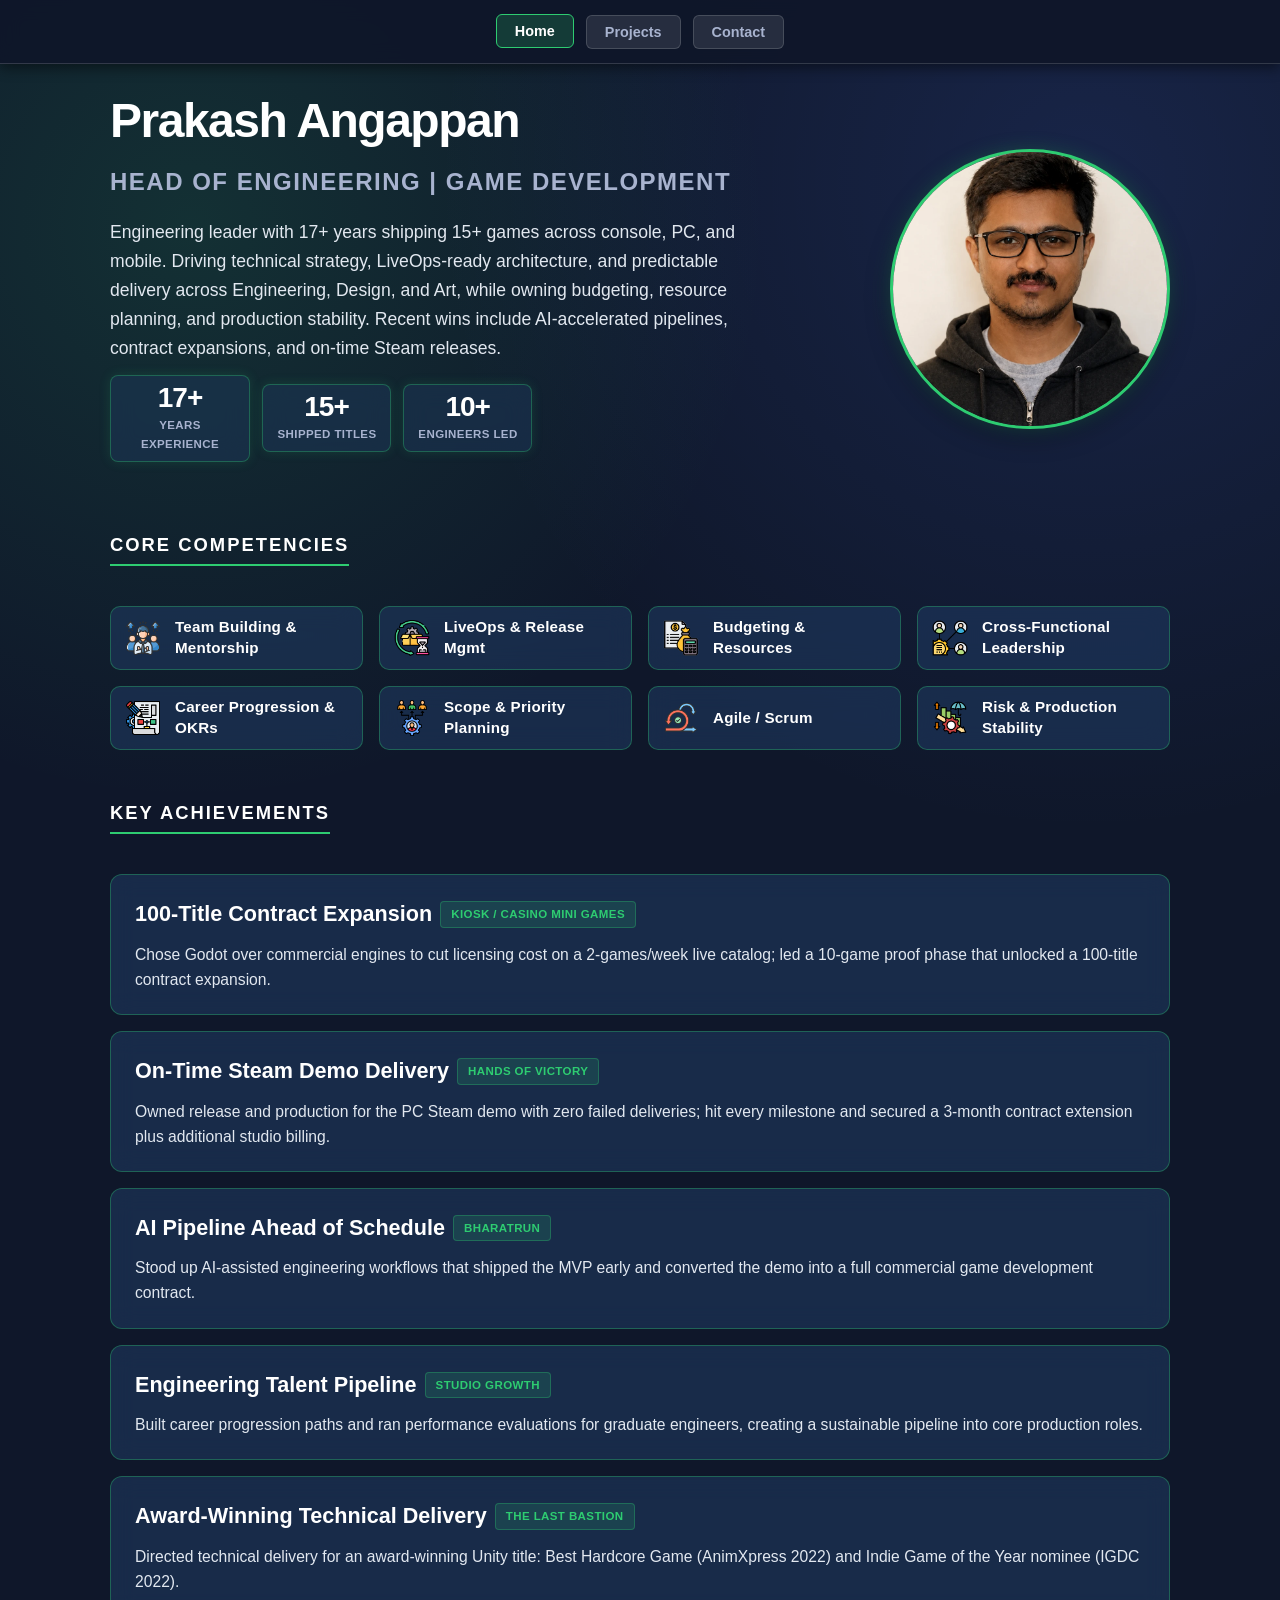
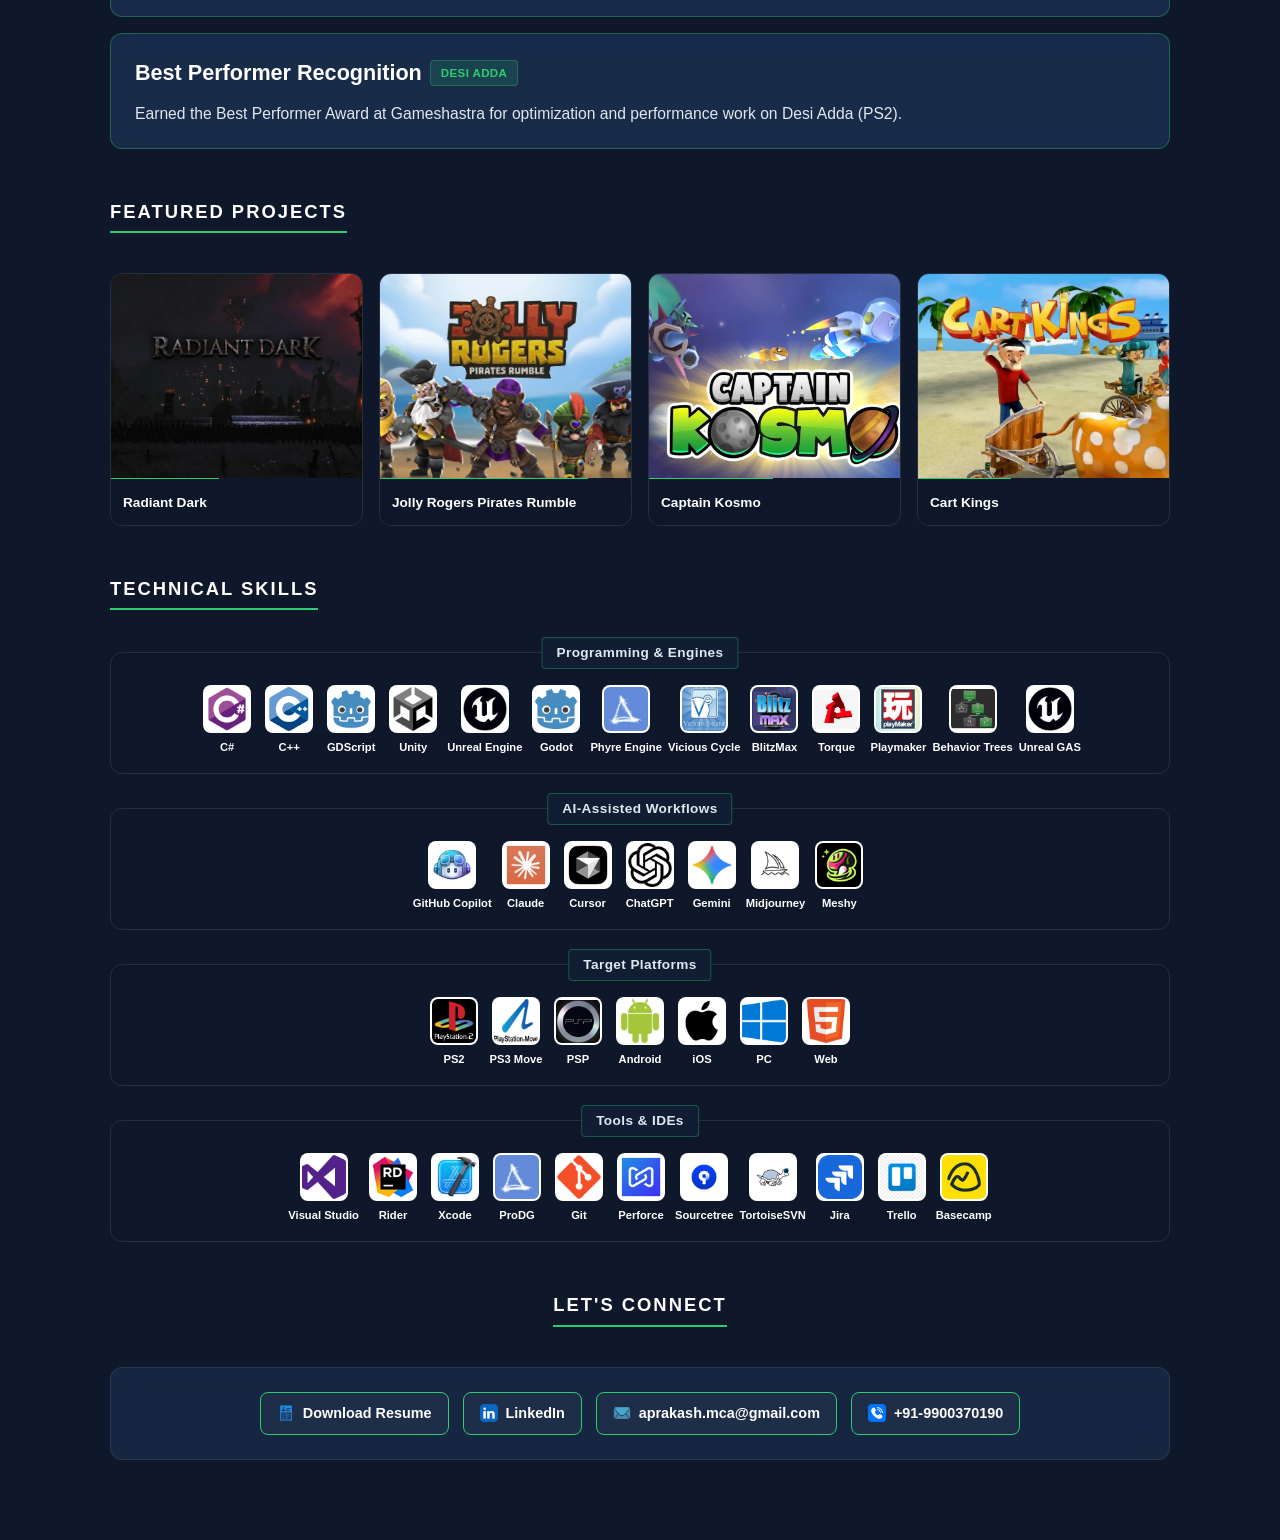
<file: portfolio/index.html>
<!doctype html>
<html lang="en">
  <head>
    <meta charset="UTF-8" />
    <meta name="viewport" content="width=device-width, initial-scale=1.0" />
    <title>Prakash Angappan | Head of Engineering | Game Development</title>
    <meta
      name="description"
      content="Prakash Angappan — Head of Engineering in Game Development. 17+ years leading teams and shipping 15+ commercial titles across PC, Console, Mobile, and Web."
    />
    <meta name="author" content="Prakash Angappan" />
    <meta name="theme-color" content="#0F172A" />
    <meta name="robots" content="index, follow" />
    <link rel="canonical" href="https://prakashangappan.com/" />

    <meta property="og:type" content="website" />
    <meta property="og:site_name" content="Prakash Angappan" />
    <meta
      property="og:title"
      content="Prakash Angappan | Head of Engineering | Game Development"
    />
    <meta
      property="og:description"
      content="17+ years leading engineering teams and shipping 15+ commercial titles across PC, Console, Mobile, and Web."
    />
    <meta property="og:image" content="https://prakashangappan.com/images/profile.webp" />
    <meta property="og:url" content="https://prakashangappan.com/" />
    <meta name="twitter:card" content="summary_large_image" />
    <meta
      name="twitter:title"
      content="Prakash Angappan | Head of Engineering | Game Development"
    />
    <meta
      name="twitter:description"
      content="17+ years leading engineering teams and shipping 15+ commercial titles across PC, Console, Mobile, and Web."
    />
    <meta name="twitter:image" content="https://prakashangappan.com/images/profile.webp" />

    <link rel="icon" href="favicon.svg" type="image/svg+xml" />
    <link rel="preload" href="images/profile.webp" as="image" type="image/webp" fetchpriority="high" />
    <link rel="stylesheet" href="style.css" />

    <script type="application/ld+json">
      {
        "@context": "https://schema.org",
        "@type": "Person",
        "name": "Prakash Angappan",
        "jobTitle": "Head of Engineering | Game Development",
        "description": "Head of Engineering in Game Development with 17+ years leading teams and shipping commercial titles across PC, Console, Mobile, and Web.",
        "url": "https://prakashangappan.com/",
        "image": "https://prakashangappan.com/images/profile.webp",
        "email": "mailto:aprakash.mca@gmail.com",
        "telephone": "+91-9900370190",
        "address": {
          "@type": "PostalAddress",
          "addressLocality": "Bangalore",
          "addressCountry": "IN"
        },
        "sameAs": [
          "https://www.linkedin.com/in/prakash-angappan-91b0819/"
        ]
      }
    </script>
  </head>
  <body>
    <a class="skip-link" href="#main-content">Skip to content</a>

    <div id="loading-overlay" class="loading-overlay" role="status" aria-live="polite">
      <span class="accent" aria-hidden="true">⬢</span>
      <span>Loading Systems...</span>
    </div>

    <div class="main-bg" aria-hidden="true"></div>

    <nav class="top-nav" aria-label="Primary">
      <div class="nav-links">
        <button type="button" class="nav-btn active" id="btn-home" aria-current="page">
          Home
        </button>
        <button type="button" class="nav-btn" id="btn-projects">Projects</button>
        <button type="button" class="nav-btn" id="btn-contact">Contact</button>
      </div>
    </nav>

    <main class="container" id="main-content">
      <section id="home" class="page-section" aria-labelledby="hero-name">
        <div class="hero">
          <div class="hero-text">
            <h1 id="hero-name"></h1>
            <p id="hero-title"></p>
            <p id="hero-summary"></p>
            <div id="hero-stats" class="stats" aria-label="Career highlights"></div>
          </div>
          <img
            id="hero-img"
            class="profile-img"
            src="images/profile.webp"
            alt="Portrait of Prakash Angappan"
            width="280"
            height="280"
            fetchpriority="high"
            decoding="async"
          />
        </div>

        <div class="section-block">
          <div class="section-divider">
            <h2>Core Competencies</h2>
          </div>
          <div id="core-competencies-grid" class="skills-grid"></div>
        </div>

        <div class="section-block">
          <div class="section-divider">
            <h2>Key Achievements</h2>
          </div>
          <div id="key-achievements-list" class="detail-card-list"></div>
        </div>

        <div class="section-block">
          <div class="section-divider">
            <h2>Featured Projects</h2>
          </div>
          <div id="featured-grid" class="featured-grid"></div>
        </div>

        <div class="section-block">
          <div class="section-divider">
            <h2>Technical Skills</h2>
          </div>
          <div id="tech-grid" class="tech-grid"></div>
        </div>

        <section id="contact" aria-labelledby="contact-heading">
          <div class="section-divider">
            <h2 id="contact-heading">Let's Connect</h2>
          </div>
          <div class="glass-card">
            <p id="contact-intro"></p>
            <div id="action-row" class="action-row"></div>
          </div>
        </section>
      </section>

      <section
        id="projects"
        class="page-section is-hidden"
        style="display: none"
        aria-labelledby="projects-heading"
      >
        <div class="section-divider">
          <h2 id="projects-heading">Shipped Titles</h2>
        </div>
        <div id="timeline-container"></div>
      </section>
    </main>

    <script src="script.js" defer></script>
  </body>
</html>
</file>
<file: portfolio/style.css>
/* =============================================================================
   Portfolio — Design tokens
   ============================================================================= */

:root {
  --bg-color: #0f172a;
  --card-bg: rgba(31, 58, 95, 0.45);
  --card-bg-strong: rgba(31, 58, 95, 0.6);
  --accent: #2ecc71;
  --accent-soft: rgba(46, 204, 113, 0.2);
  --accent-border: rgba(46, 204, 113, 0.35);
  --text: #ffffff;
  --text-secondary: #e2e8f0;
  --muted: #a8b3cf;
  --glass-border: rgba(255, 255, 255, 0.08);
  --radius-sm: 6px;
  --radius-md: 8px;
  --radius-lg: 12px;
  --space-xs: 8px;
  --space-sm: 12px;
  --space-md: 20px;
  --space-lg: 32px;
  --space-xl: 48px;
  --nav-height: 64px;
  --max-width: 1100px;
  --transition: 0.25s ease;
  --shadow-soft: 0 8px 24px rgba(0, 0, 0, 0.35);
  --shadow-accent: 0 8px 28px rgba(46, 204, 113, 0.18);
}

/* =============================================================================
   Base
   ============================================================================= */

*,
*::before,
*::after {
  box-sizing: border-box;
}

html {
  overflow-y: scroll;
  scroll-behavior: smooth;
  scroll-padding-top: calc(var(--nav-height) + 24px);
}

body {
  margin: 0;
  font-family: "Segoe UI", Roboto, Helvetica, Arial, sans-serif;
  background-color: var(--bg-color);
  color: var(--text);
  line-height: 1.6;
  overflow-x: hidden;
  padding-top: var(--nav-height);
}

img {
  max-width: 100%;
  height: auto;
}

.main-bg {
  position: fixed;
  inset: 0;
  z-index: -1;
  background:
    radial-gradient(circle at 15% 25%, rgba(46, 204, 113, 0.14), transparent 45%),
    radial-gradient(circle at 85% 20%, rgba(80, 120, 255, 0.14), transparent 50%),
    var(--bg-color);
}

.glass-card {
  background: var(--card-bg);
  backdrop-filter: blur(12px);
  -webkit-backdrop-filter: blur(12px);
  border: 1px solid var(--glass-border);
  border-radius: var(--radius-lg);
  position: relative;
  transition: transform var(--transition), box-shadow var(--transition), border-color var(--transition);
}

.container {
  max-width: var(--max-width);
  margin: var(--space-lg) auto;
  padding: 0 var(--space-md);
  width: 100%;
}

.page-section.is-hidden {
  display: none;
}

/* =============================================================================
   Accessibility
   ============================================================================= */

.skip-link {
  position: absolute;
  left: 12px;
  top: -60px;
  z-index: 10000;
  padding: 10px 16px;
  background: var(--accent);
  color: #0f172a;
  font-weight: 700;
  border-radius: var(--radius-md);
  text-decoration: none;
  transition: top 0.2s ease;
}

.skip-link:focus {
  top: 12px;
}

a:focus-visible,
button:focus-visible,
.nav-btn:focus-visible,
.featured-project-card:focus-visible {
  outline: 3px solid var(--accent);
  outline-offset: 2px;
}

@media (prefers-reduced-motion: reduce) {
  html {
    scroll-behavior: auto;
  }

  *,
  *::before,
  *::after {
    animation-duration: 0.01ms !important;
    animation-iteration-count: 1 !important;
    transition-duration: 0.01ms !important;
  }
}

/* =============================================================================
   Navigation
   ============================================================================= */

.top-nav {
  display: flex;
  justify-content: center;
  align-items: center;
  padding: 12px 16px;
  min-height: var(--nav-height);
  background: rgba(15, 23, 42, 0.95);
  backdrop-filter: blur(10px);
  -webkit-backdrop-filter: blur(10px);
  position: fixed;
  top: 0;
  left: 0;
  width: 100%;
  z-index: 9999;
  border-bottom: 1px solid rgba(255, 255, 255, 0.15);
  box-shadow: 0 4px 12px rgba(0, 0, 0, 0.45);
}

.nav-links {
  display: flex;
  gap: 12px;
  flex-wrap: wrap;
  justify-content: center;
}

.nav-btn {
  background: rgba(255, 255, 255, 0.1);
  border: 1px solid rgba(255, 255, 255, 0.15);
  padding: 8px 18px;
  border-radius: var(--radius-sm);
  color: var(--muted);
  font-size: 0.9rem;
  font-weight: 600;
  cursor: pointer;
  transition: background var(--transition), border-color var(--transition), color var(--transition), transform var(--transition);
}

.nav-btn:hover,
.nav-btn.active {
  color: var(--text);
  background: var(--accent-soft);
  border-color: var(--accent);
  transform: translateY(-1px);
}

/* =============================================================================
   Hero
   ============================================================================= */

.hero {
  display: flex;
  gap: var(--space-lg);
  align-items: center;
}

.hero-text {
  flex: 1;
  min-width: 0;
}

#hero-name {
  font-size: clamp(2rem, 4vw, 3rem);
  font-weight: 800;
  letter-spacing: -1.5px;
  margin: 0 0 var(--space-md);
  color: var(--text);
  line-height: 1.05;
}

#hero-title {
  font-size: clamp(1.1rem, 2vw, 1.5rem);
  color: var(--muted);
  font-weight: 600;
  margin: 0 0 var(--space-md);
  text-transform: uppercase;
  letter-spacing: 1.5px;
  line-height: 1.3;
}

#hero-summary {
  font-size: 1.1rem;
  line-height: 1.65;
  max-width: 42rem;
  color: var(--text-secondary);
  margin: 0 0 var(--space-sm);
}

.profile-img {
  width: 280px;
  height: 280px;
  border-radius: 50%;
  object-fit: cover;
  object-position: center 12%;
  border: 3px solid var(--accent);
  background-color: #1a2235;
  flex-shrink: 0;
  box-shadow: 0 0 18px rgba(46, 204, 113, 0.22), var(--shadow-soft);
  transition: box-shadow var(--transition);
}

.profile-img:hover {
  box-shadow: 0 0 26px rgba(46, 204, 113, 0.32), 0 12px 36px rgba(0, 0, 0, 0.5);
}

/* Stats */
.stats {
  display: flex;
  align-items: center;
  gap: var(--space-sm);
  margin: var(--space-xs) 0 var(--space-md);
  flex-wrap: wrap;
}

.stat {
  background: var(--card-bg);
  border: 1px solid var(--accent-border);
  box-shadow: 0 0 12px rgba(46, 204, 113, 0.15);
  padding: 8px 14px;
  border-radius: var(--radius-md);
  display: flex;
  flex-direction: column;
  align-items: center;
  justify-content: center;
  min-width: 100px;
  max-width: 140px;
}

.stat-number {
  font-size: 1.75rem;
  font-weight: 800;
  color: var(--text);
  line-height: 1;
  margin: 0 0 4px;
  letter-spacing: -1px;
}

.stat-label {
  font-size: 0.72rem;
  color: var(--muted);
  text-transform: uppercase;
  font-weight: 600;
  letter-spacing: 0.4px;
  text-align: center;
}

/* =============================================================================
   Section titles
   ============================================================================= */

.section-block {
  margin-top: var(--space-xl);
}

.section-block:first-of-type {
  margin-top: var(--space-lg);
}

.section-divider h2 {
  text-transform: uppercase;
  letter-spacing: 2px;
  color: var(--text);
  border-bottom: 2px solid var(--accent);
  display: inline-block;
  padding-bottom: 5px;
  margin: 0 0 var(--space-md);
  font-size: 1.15rem;
}

/* =============================================================================
   Tech stack
   ============================================================================= */

.tech-grid {
  display: grid;
  grid-template-columns: 1fr;
  gap: var(--space-sm);
}

.tech-card {
  padding: 8px;
  margin-top: 22px;
  background: transparent;
  border: 1px solid rgba(255, 255, 255, 0.1);
  box-shadow: none;
}

.dialog-title-box {
  position: absolute;
  top: -16px;
  left: 50%;
  transform: translateX(-50%);
  width: max-content;
  max-width: calc(100% - 24px);
  padding: 4px 14px;
  background: #111d33;
  border: 1px solid var(--accent-border);
  border-radius: 4px;
  color: var(--text-secondary);
  font-size: 0.85rem;
  font-weight: 700;
  text-align: center;
  letter-spacing: 0.4px;
  white-space: nowrap;
  z-index: 2;
}

.skills-container {
  display: flex;
  flex-wrap: nowrap;
  justify-content: center;
  gap: 6px;
  padding: 24px 6px 8px;
  overflow-x: auto;
  scrollbar-width: none;
}

.skills-container::-webkit-scrollbar {
  display: none;
}

.skill-item {
  flex: 0 0 auto;
  text-align: center;
  min-width: 56px;
}

.skill-item img,
.skill-icon-fallback {
  background: #fff;
  padding: 2px;
  border-radius: var(--radius-md);
  width: 48px;
  height: 48px;
  object-fit: contain;
  margin-bottom: 6px;
  display: flex;
  align-items: center;
  justify-content: center;
  margin-left: auto;
  margin-right: auto;
  box-sizing: border-box;
}

.skill-item img {
  display: block;
}

.skill-icon-fallback {
  color: #0f172a;
  font-size: 0.72rem;
  font-weight: 800;
  letter-spacing: -0.02em;
  line-height: 1;
}

.skill-item span {
  display: block;
  font-size: 0.7rem;
  color: var(--text);
  font-weight: 700;
  text-align: center;
}

/* =============================================================================
   Featured projects
   ============================================================================= */

.featured-grid {
  display: grid;
  grid-template-columns: repeat(4, 1fr);
  gap: 16px;
  margin-top: var(--space-md);
}

.featured-project-card {
  display: flex;
  flex-direction: column;
  padding: 0;
  overflow: hidden;
  aspect-ratio: 1 / 1;
  cursor: pointer;
  border: 1px solid rgba(255, 255, 255, 0.1);
  background: transparent;
  color: inherit;
  font: inherit;
  text-align: left;
  width: 100%;
}

.featured-project-card:hover,
.featured-project-card:focus-visible {
  transform: translateY(-4px);
  box-shadow: var(--shadow-accent);
  border-color: var(--accent-border);
}

.featured-banner-wrapper {
  flex: 1;
  overflow: hidden;
  background: #0f172a;
  min-height: 0;
}

.featured-banner-wrapper img {
  width: 100%;
  height: 100%;
  object-fit: cover;
  transition: transform 0.45s ease;
}

.featured-project-card:hover .featured-banner-wrapper img {
  transform: scale(1.06);
}

.featured-footer {
  padding: 10px 12px;
  background: rgba(15, 23, 42, 0.92);
  text-align: center;
  border-top: 1px solid var(--accent);
}

.featured-footer span {
  font-size: 0.85rem;
  font-weight: 700;
  color: var(--text);
}

/* =============================================================================
   Detail cards (competencies / achievements)
   ============================================================================= */

.detail-card-list {
  display: flex;
  flex-direction: column;
  gap: 16px;
  margin-top: var(--space-md);
}

.detail-card {
  padding: 22px 24px;
  background: var(--card-bg-strong);
  border: 1px solid var(--accent-border);
}

.detail-card .project-header-row {
  margin-bottom: 10px;
}

.detail-card .project-description {
  margin: 0;
  font-size: 0.98rem;
}

.detail-card h3 {
  margin: 0;
  font-size: 1.2rem;
  color: var(--text);
}

/* =============================================================================
   Leadership grid
   ============================================================================= */

.skills-grid,
#management-grid {
  display: grid;
  grid-template-columns: repeat(4, 1fr);
  gap: 16px;
  margin-top: var(--space-md);
}

.mgmt-badge {
  display: flex;
  flex-direction: row;
  align-items: center;
  padding: 10px 14px;
  min-height: 64px;
  margin: 0;
  background: var(--card-bg-strong);
  backdrop-filter: blur(12px);
  -webkit-backdrop-filter: blur(12px);
  border: 1px solid var(--accent-border);
  border-radius: 10px;
  gap: 14px;
  transition: transform var(--transition), box-shadow var(--transition);
}

.mgmt-badge:hover {
  transform: translateY(-2px);
  box-shadow: var(--shadow-accent);
}

.mgmt-badge-icon {
  width: 36px;
  height: 36px;
  flex-shrink: 0;
  object-fit: contain;
}

.mgmt-text-label {
  font-size: 0.95rem;
  line-height: 1.35;
  font-weight: 600;
  color: var(--text);
  letter-spacing: 0.2px;
}

/* =============================================================================
   Projects timeline
   ============================================================================= */

#timeline-container {
  display: flex;
  flex-direction: column;
  gap: 72px;
  width: 100%;
  margin-top: var(--space-md);
}

.company-block {
  width: 100%;
  position: relative;
  padding: 24px 22px 28px 26px;
  border-left: 4px solid var(--accent);
  border-radius: 0 var(--radius-lg) var(--radius-lg) 0;
  background: rgba(31, 58, 95, 0.28);
  border-top: 1px solid var(--glass-border);
  border-right: 1px solid var(--glass-border);
  border-bottom: 1px solid var(--glass-border);
}

.company-block + .company-block {
  margin-top: 12px;
}

/* Strong divider between companies */
.company-block + .company-block::before {
  content: "";
  position: absolute;
  left: 0;
  right: 0;
  top: -42px;
  height: 2px;
  background: linear-gradient(
    90deg,
    transparent 0%,
    rgba(46, 204, 113, 0.15) 8%,
    rgba(46, 204, 113, 0.85) 50%,
    rgba(46, 204, 113, 0.15) 92%,
    transparent 100%
  );
  box-shadow: 0 0 12px rgba(46, 204, 113, 0.35);
}

.company-block + .company-block::after {
  content: "";
  position: absolute;
  left: 50%;
  top: -48px;
  width: 12px;
  height: 12px;
  transform: translateX(-50%) rotate(45deg);
  background: var(--accent);
  border: 2px solid #0f172a;
  box-shadow: 0 0 10px rgba(46, 204, 113, 0.55);
}

.company-block h2 {
  font-size: 1.55rem;
  color: var(--text);
  margin: 0 0 6px;
  letter-spacing: 0.2px;
}

.project-role-text {
  display: block;
  color: var(--accent);
  font-weight: 600;
  margin-bottom: var(--space-lg);
  font-size: 0.95rem;
  padding-bottom: 14px;
  border-bottom: 1px solid rgba(255, 255, 255, 0.1);
}

.company-project-grid {
  display: flex;
  flex-direction: column;
  gap: 28px;
}

.project-card {
  display: flex;
  flex-direction: row;
  background: var(--card-bg);
  backdrop-filter: blur(12px);
  -webkit-backdrop-filter: blur(12px);
  border: 1px solid var(--glass-border);
  border-radius: var(--radius-lg);
  overflow: hidden;
  min-height: 360px;
  width: 100%;
  transition: transform var(--transition), box-shadow var(--transition), border-color var(--transition);
}

.project-card:hover,
.project-card.is-highlighted {
  transform: translateX(8px);
  border-color: var(--accent);
  box-shadow: var(--shadow-accent);
}

.project-media-wrapper {
  flex: 0 0 42%;
  position: relative;
  background: #000;
  border-right: 1px solid rgba(255, 255, 255, 0.05);
  overflow: hidden;
  min-height: 220px;
}

.image-media-container,
.video-media-container {
  width: 100%;
  height: 100%;
  position: absolute;
  inset: 0;
}

.media-banner {
  width: 100%;
  height: 100%;
  object-fit: cover;
  transition: transform 0.45s ease;
}

.project-card:hover .media-banner {
  transform: scale(1.04);
}

.video-media-container iframe {
  width: 100%;
  height: 100%;
  border: none;
}

.media-overlay {
  position: absolute;
  inset: 0;
  background: rgba(15, 23, 42, 0.78);
  display: flex;
  align-items: center;
  justify-content: center;
  opacity: 0;
  transition: opacity var(--transition);
  z-index: 5;
  pointer-events: none;
}

.project-card:hover .media-overlay {
  opacity: 1;
}

.hover-action-btn {
  position: relative;
  z-index: 6;
  text-decoration: none;
  color: #fff;
  font-weight: 700;
  border: 2px solid var(--accent);
  padding: 10px 18px;
  border-radius: var(--radius-sm);
  background: #0f172a;
  display: inline-block;
  cursor: pointer;
  transition: background var(--transition), color var(--transition), transform var(--transition);
  pointer-events: auto;
}

.hover-action-btn:hover {
  background: var(--accent);
  color: #0f172a;
  transform: translateY(-1px);
}

.project-info {
  flex: 1;
  padding: 28px;
  display: flex;
  flex-direction: column;
  min-width: 0;
}

.project-header-row {
  margin-bottom: 16px;
}

.header-left-group {
  display: flex;
  flex-direction: row;
  align-items: center;
  gap: 8px;
  flex-wrap: wrap;
}

.header-left-group h3 {
  margin: 0;
  font-size: 1.35rem;
  color: var(--text);
}

.team-badge-inline {
  color: var(--accent);
  font-size: 0.72rem;
  font-weight: 700;
  text-transform: uppercase;
  letter-spacing: 0.4px;
  padding: 3px 10px;
  border-radius: 4px;
  border: 1px solid rgba(46, 204, 113, 0.3);
  background: rgba(46, 204, 113, 0.15);
  white-space: nowrap;
}

.header-pipe {
  color: rgba(255, 255, 255, 0.2);
  font-size: 1.1rem;
  font-weight: 300;
  margin: 0 2px;
}

.compact-tech-badge {
  background: rgba(255, 255, 255, 0.85);
  padding: 3px;
  border-radius: 4px;
  width: 36px;
  height: 36px;
  display: flex;
  align-items: center;
  justify-content: center;
  flex-shrink: 0;
}

.compact-tech-badge img {
  width: 100%;
  height: 100%;
  object-fit: contain;
}

.project-description {
  font-size: 1.05rem;
  color: var(--text-secondary);
  line-height: 1.6;
  margin: 0 0 14px;
}

.contribution-section {
  border-top: 1px solid rgba(255, 255, 255, 0.08);
  padding-top: 14px;
}

.glowing-tasks-list {
  margin: 0;
  padding-left: 20px;
  list-style: none;
}

.glowing-tasks-list li {
  font-size: 1rem;
  line-height: 1.5;
  margin-bottom: 8px;
  color: var(--text-secondary);
  position: relative;
}

.glowing-tasks-list li::before {
  content: "■";
  color: var(--accent);
  position: absolute;
  left: -20px;
  font-size: 0.7rem;
  top: 5px;
}

/* =============================================================================
   Contact
   ============================================================================= */

#contact {
  margin-top: var(--space-xl);
  padding-bottom: var(--space-xl);
  text-align: center;
}

#contact .glass-card {
  padding: 24px;
  margin-top: var(--space-md);
  display: flex;
  flex-direction: column;
  align-items: center;
}

#contact-intro {
  display: none;
}

.action-row {
  display: flex;
  justify-content: center;
  flex-wrap: wrap;
  gap: 14px;
  width: 100%;
}

.btn-action {
  display: inline-flex;
  align-items: center;
  background: rgba(255, 255, 255, 0.03);
  border: 1px solid var(--accent);
  color: var(--text);
  padding: 9px 16px;
  border-radius: var(--radius-md);
  text-decoration: none;
  font-weight: 600;
  font-size: 0.9rem;
  transition: background var(--transition), box-shadow var(--transition), transform var(--transition);
}

.btn-action:hover {
  background: rgba(46, 204, 113, 0.12);
  box-shadow: 0 0 14px rgba(46, 204, 113, 0.35);
  transform: translateY(-2px);
}

.action-icon {
  width: 18px;
  height: 18px;
  margin-right: 8px;
  object-fit: contain;
}

/* =============================================================================
   Loader & errors
   ============================================================================= */

.loading-overlay {
  position: fixed;
  inset: 0;
  background: var(--bg-color);
  display: flex;
  justify-content: center;
  align-items: center;
  z-index: 1000;
  transition: opacity 0.35s ease;
  gap: 8px;
  font-weight: 600;
  color: var(--muted);
}

.loading-overlay.is-hidden {
  opacity: 0;
  pointer-events: none;
}

@keyframes pulse {
  from {
    text-shadow: 0 0 5px var(--accent);
    opacity: 0.8;
  }
  to {
    text-shadow: 0 0 18px var(--accent);
    opacity: 1;
  }
}

.loading-overlay .accent {
  color: var(--accent);
  animation: pulse 1s infinite alternate;
}

.load-error {
  margin: var(--space-md) 0;
  padding: 14px 18px;
  border: 1px solid rgba(239, 68, 68, 0.45);
  border-radius: var(--radius-md);
  background: rgba(239, 68, 68, 0.1);
  color: #fecaca;
  text-align: center;
}

/* =============================================================================
   Responsive
   ============================================================================= */

@media (max-width: 1024px) {
  .featured-grid {
    grid-template-columns: repeat(2, 1fr);
  }

  .skills-grid,
  #management-grid {
    grid-template-columns: repeat(2, 1fr);
  }
}

@media (max-width: 900px) {
  .container {
    margin: var(--space-md) auto;
    padding: 0 16px;
  }

  .hero {
    flex-direction: column;
    text-align: center;
    margin-top: var(--space-lg);
  }

  .hero-text {
    align-items: center;
  }

  .profile-img {
    order: -1;
    width: 220px;
    height: 220px;
    margin-bottom: var(--space-sm);
  }

  .stats {
    justify-content: center;
  }

  .project-card {
    flex-direction: column;
    min-height: 0;
  }

  .project-card:hover,
  .project-card.is-highlighted {
    transform: translateY(-4px);
  }

  .project-media-wrapper {
    flex: 0 0 auto;
    height: 220px;
    border-right: none;
    border-bottom: 1px solid rgba(255, 255, 255, 0.05);
  }

  .project-info {
    padding: 20px;
  }
}

@media (max-width: 768px) {
  .tech-grid {
    grid-template-columns: 1fr;
  }

  .skills-container {
    flex-wrap: wrap;
    padding-top: 18px;
    gap: 10px 8px;
  }

  #hero-name {
    font-size: 2.1rem;
  }

  #hero-title {
    font-size: 1.05rem;
  }
}

@media (max-width: 500px) {
  .nav-btn {
    padding: 7px 12px;
    font-size: 0.82rem;
  }

  .featured-grid,
  .skills-grid,
  #management-grid {
    grid-template-columns: 1fr;
  }

  .profile-img {
    width: 180px;
    height: 180px;
  }

  .section-divider h2 {
    font-size: 1rem;
  }
}
</file>
